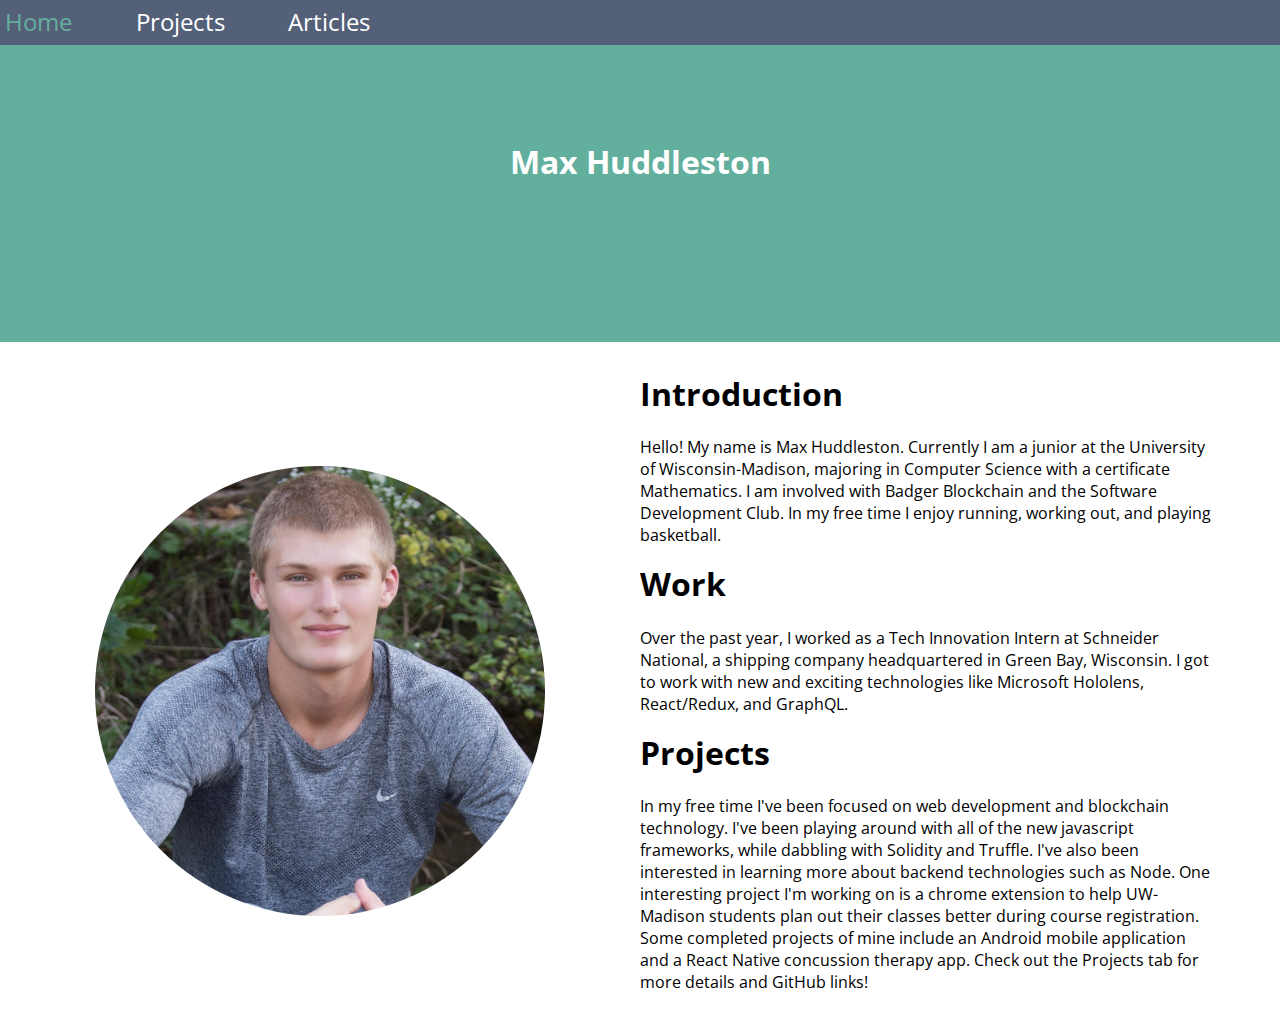
<file: index.html>
<!doctype html>

<html lang="en">
<head>
    <meta charset="utf-8">

    <title>Max Huddleston</title>
    <meta name="description" content="Max Huddleston">
    <meta name="author" content="Max Huddleston">

    <link rel="stylesheet" href="https://use.fontawesome.com/releases/v5.2.0/css/all.css" integrity="sha384-hWVjflwFxL6sNzntih27bfxkr27PmbbK/iSvJ+a4+0owXq79v+lsFkW54bOGbiDQ" crossorigin="anonymous">
    <link href="https://fonts.googleapis.com/css?family=Open+Sans" rel="stylesheet">

    <link rel="stylesheet" href="./css/navbar.css">
    <link rel="stylesheet" href="./css/index.css">

    <link rel="shortcut icon" type="image/png" href="./assets/favicon.ico"/>
</head>

<body>
    <nav>
        <ul class="navbar">
            <a class="active navbar-a" href="./index.html">
                <li class="active">Home</li>
            </a>
            <a href="./pages/projects.html" class="navbar-a">
                <li>Projects</li>
            </a>
            <a href="./pages/articles.html" class="navbar-a">
                <li>Articles</li>
            </a>
        </ul>
    </nav>
    <div class="container">
        <div id="particles-js"></div>
        <div class="center">
            <h1 class="max-text" id="max-text">Max Huddleston</h1>
            <div style="display: flex; justify-content: center">
                <a href="https://github.com/cptn-neemo" target="_blank">
                    <i class="fab fa-github fa-3x icon" style="margin-right: 10px"></i>
                </a>
                <a href="https://www.linkedin.com/in/max-huddleston-b9458814a/" target="_blank">
                    <i class="fab fa-linkedin fa-3x icon" style="margin-right: 10px"></i>
                </a>
                <a href="https://medium.com/@maxhuddleston" target="_blank">
                    <i class="fab fa-medium fa-3x icon"></i>
                </a>
            </div>
        </div>
    </div>

    <div class="about-container">
        <div class="about-col img-container">
            <img src="./assets/Max2.jpg" width="450" height="450"/>
        </div>
        <div class="about-col">
            <div class="text-container">
                <h1>Introduction</h1>
                <p>
                    Hello! My name is Max Huddleston. Currently I am a junior at the University of Wisconsin-Madison,
                    majoring in Computer Science with a certificate Mathematics. I am involved with Badger Blockchain and the 
                    Software Development Club. In my free time I enjoy running, working out, and playing basketball.
                </p>
                <h1>Work</h1>
                <p>
                    Over the past year, I worked as a Tech Innovation Intern at Schneider National, a shipping company headquartered in Green Bay, Wisconsin.
                    I got to work with new and exciting technologies like Microsoft Hololens, React/Redux, and GraphQL.
                </p>
                <h1>Projects</h1>
                <p>
                    In my free time I've been focused on web development and blockchain technology. I've been playing around with all of the 
                    new javascript frameworks, while dabbling with Solidity and Truffle. I've also been interested in learning more about backend technologies
                    such as Node. One interesting project I'm working on is a 
                    chrome extension to help UW-Madison students plan out their classes better during course registration. Some completed projects 
                    of mine include an Android mobile application and a React Native concussion therapy app. Check out the Projects tab for more details and GitHub links!
                </p>
            </div>
        </div>
    </div>

    <script src="https://cldup.com/S6Ptkwu_qA.js" type="text/javascript"></script>
    <script src="js/particles.js"></script>
</body>
</html>
</file>
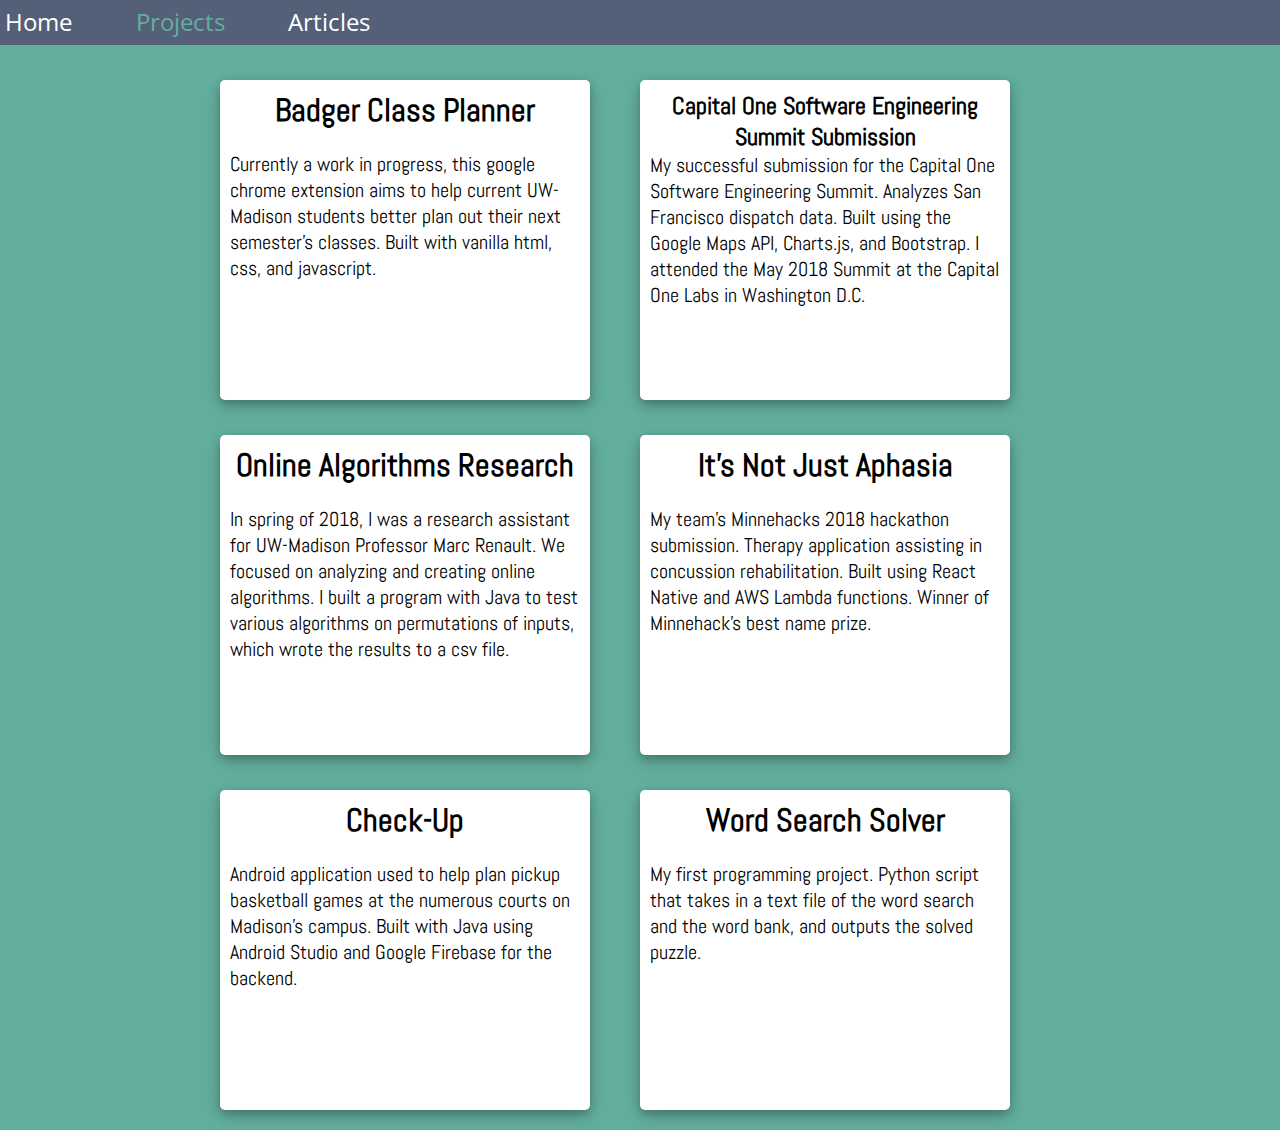
<file: pages/projects.html>
<!doctype html>

<html lang="en">
<head>
    <meta charset="utf-8">

    <title>Max Huddleston</title>
    <meta name="description" content="Max Huddleston">
    <meta name="author" content="Max Huddleston">

    <link rel="stylesheet" href="https://use.fontawesome.com/releases/v5.2.0/css/all.css" integrity="sha384-hWVjflwFxL6sNzntih27bfxkr27PmbbK/iSvJ+a4+0owXq79v+lsFkW54bOGbiDQ" crossorigin="anonymous">
    <link href="https://fonts.googleapis.com/css?family=Open+Sans" rel="stylesheet">
    <link href="https://fonts.googleapis.com/css?family=Abel" rel="stylesheet">

    <link rel="stylesheet" href="../css/navbar.css">
    <link rel="stylesheet" href="../css/projects.css">

    <link rel="shortcut icon" type="image/png" href="../assets/favicon.ico"/>
</head>

<body>
    <nav>
        <ul class="navbar">
             <a href="../index.html" class="navbar-a">
                <li>Home</li>
            </a>
            <a href="./projects.html" class="navbar-a">
                <li class="active">Projects</li>
            </a>
            <a href="./articles.html" class="navbar-a">
                <li>Articles</li>
            </a>
        </ul>
    </nav>

    <div class="card-container">
        <div class="card">
            <h1 class="card-title">Badger Class Planner</h1>
            <p>
                Currently a work in progress, this google chrome extension aims to help current UW-Madison students better plan out their next semester's classes.
                Built with vanilla html, css, and javascript.
            </p>
            <div class="icon-container">
                <a href="https://github.com/cptn-neemo/badger-prof-tool" target="_blank" class="center">
                    <i class="fab fa-github fa-3x icon"></i>
                </a>
            </div>
        </div>

        <div class="card" id="C1ES-cont">
            <h1 class="card-title" id="C1ES">Capital One Software Engineering Summit Submission</h1>
            <p style="margin-top: 0;">
               My successful submission for the Capital One Software Engineering Summit. Analyzes San Francisco dispatch data.
               Built using the Google Maps API, Charts.js, and Bootstrap. I attended the May 2018 Summit at the Capital One Labs in Washington D.C.
            </p>
            <div class="icon-container">
                <a href="https://github.com/cptn-neemo/Capital-One-Software-Engineering-Summit" target="_blank" class="center">
                    <i class="fab fa-github fa-3x icon"></i>
                </a>
            </div>
        </div>

        <div class="card">
            <h1 class="card-title">Online Algorithms Research</h1>
            <p>
               In spring of 2018, I was a research assistant for UW-Madison Professor Marc Renault. We focused on analyzing and creating online algorithms.
               I built a program with Java to test various algorithms on permutations of inputs, which wrote the results to a csv file. 
            </p>
            <div class="icon-container">
                <a href="https://github.com/cptn-neemo/Online-Algorithm-Research" target="_blank" class="center">
                    <i class="fab fa-github fa-3x icon"></i>
                </a>
            </div>
        </div>

        <div class="card">
            <h1 class="card-title">It's Not Just Aphasia</h1>
            <p style="margin-top: 0;">
                My team's Minnehacks 2018 hackathon submission. Therapy application assisting in concussion rehabilitation.
                Built using React Native and AWS Lambda functions. Winner of Minnehack's best name prize.
            </p>
            <div class="icon-container">
                <a href="https://github.com/cptn-neemo/Concussion-Therapy" target="_blank" class="center">
                    <i class="fab fa-github fa-3x icon"></i>
                </a>
            </div>
        </div>

        <div class="card">
            <h1 class="card-title">Check-Up</h1>
            <p style="margin-top: 0;">
                Android application used to help plan pickup basketball games at the numerous courts on Madison's campus. Built with Java
                using Android Studio and Google Firebase for the backend.
            </p>
            <div class="icon-container">
                <a href="https://github.com/cptn-neemo/Check-Up" target="_blank" class="center">
                    <i class="fab fa-github fa-3x icon"></i>
                </a>
            </div>
        </div>

        <div class="card">
            <h1 class="card-title">Word Search Solver</h1>
            <p style="margin-top: 0;">
                My first programming project. Python script that takes in a text file of the word search and the word bank,
                and outputs the solved puzzle.     
            </p>
            <div class="icon-container">
                <a href="https://github.com/cptn-neemo/Word-Search-Shortcut" target="_blank" class="center">
                    <i class="fab fa-github fa-3x icon"></i>
                </a>
            </div>
        </div>
    </div>
</body>
</file>
<file: css/navbar.css>
body {
    margin: 0;
}

ul {
    list-style-type: none;
    margin: 0;
    padding: 0;
}

li {
    color: white;
    font-size: 24px;
}

.navbar-a {
    margin-right: 5%;
}
.navbar {
    display: flex;
    background-color: #545F78;
    margin: 0;
    height: 35px;
    padding: 5px;
}



.active {
    color: #63AF9E;
}

li:hover {
    color: #63AF9E;
    transition: .35s;
}

a:-webkit-any-link {
    color: transparent;
}

@media only screen and (min-device-width : 320px) and (max-device-width : 480px) {
    nav {
        height: 100px;
        font-size: 30px;
    }

    .navbar {
        height: 100px;
        padding: 0px;
    }
    li {
        font-size: 54px;
    }
}
</file>
<file: css/index.css>
body {
    font-family: 'Open Sans', sans-serif;
}

.container {
        position: relative;
        height: 33vh;
}

#particles-js {
        position: absolute;
        width: 100%;
        height: 100%;
        background-color: #63AF9E;
}

.center {
        position: absolute;
        left: 50%;
        margin-left: -12.5%;
        top: 32%;
        width: 25%;
        text-align: center;
        z-index: 2 ;
        color: white;
}

h1 {
    margin-top: 0;
}

.about-container {
    display: flex;
    width: 100%;        
    justify-content: center;
}
.about-col {
    flex: 1;
    padding-top: 30px;
}

.img-container {
    display: flex;
    justify-content: center;
    align-items: center;
}

.text-container {
    padding-right: 10%;
}

img {
    border-radius: 50%;
}

canvas {
    display: block;
    vertical-align: bottom;
}

.icon {
    color: white;
}

.icon:hover, .max-text:hover {
    color: #545F78;
    transition: .35s;
}

@media only screen and (min-device-width : 320px) and (max-device-width : 480px) {
    h1 {
        font-size: 5em;
    } 

    #max-text {
        font-size: 3em;
    }
    .center {
        left: 0;
        top: 20%;
        width: 100%;
        font-size: 42px;
        text-align: center;
        margin-left: 0;
    }

    .about-col, .img-container {
        width: 100%;
        text-align: center; 
    }

    .about-container {
        flex-direction: column;
    }

    .text-container {
        padding-left: 20px;
        padding-right: 20px;
    }

    

    p {
        font-size: 1.75em;
    }

}
</file>
<file: css/projects.css>
body {
    font-family: 'Open Sans', sans-serif;
    background-color: #63AF9E;
}

.card-container {
    display: flex;
    flex-wrap: wrap;
    justify-content: center;
    padding: 20px;
    padding-top: 0;
}

.icon-container {
    display: flex;
    justify-content: center;
    position: absolute;
    left: 0;
    bottom: 0;
    width: 100%;
}

.icon {
    color: #545F78;
}

.center {
    margin-bottom: 5px;
}

a {
    margin-right: 0px;
    margin-bottom: 7px;
}

.icon:hover {
    color: #534C60;
    transition: .35s;
}

.card {
    min-height: 300px;
    max-width: 350px;
    box-shadow: 0 4px 8px 0 rgba(0, 0, 0, 0.2), 0 6px 20px 0 rgba(0, 0, 0, 0.19);
    border-radius: 5px;
    padding: 10px;
    background-color: white;
    font-family: 'Abel', sans-serif;
    margin-right: 50px;
    position: relative;
    margin-top: 35px;
    transition: transform .2s;
}

.card:hover {
    transform: scale(1.2);
    z-index: 2;
}

.card:hover {
    transition: .2
}

.card-title {
    margin-top: 0;
    text-align: center;
}

p {
    font-size: 20px;
}

#C1ES {
    font-size: 24px;
    margin-bottom: 0;
}

@media only screen and (min-device-width : 320px) and (max-device-width : 480px) {
    .card {
        width: 90%;
        max-width: 90%;
        margin-right: 0;
        height: 500px;
    }    

    h1 {
         font-family: 'Open Sans', sans-serif;   
    }

    #C1ES-cont {
        height: 600px;
    }

    .center {
        font-size: 42px;
        left: 40%;
    }

    .card-title {
        font-size: 60px;
        margin-bottom: 0;
    }

    p {
        font-size: 44px;
        margin-top: 0;
    }

    #C1ES {
        font-size: 50px;
    }
}
</file>
